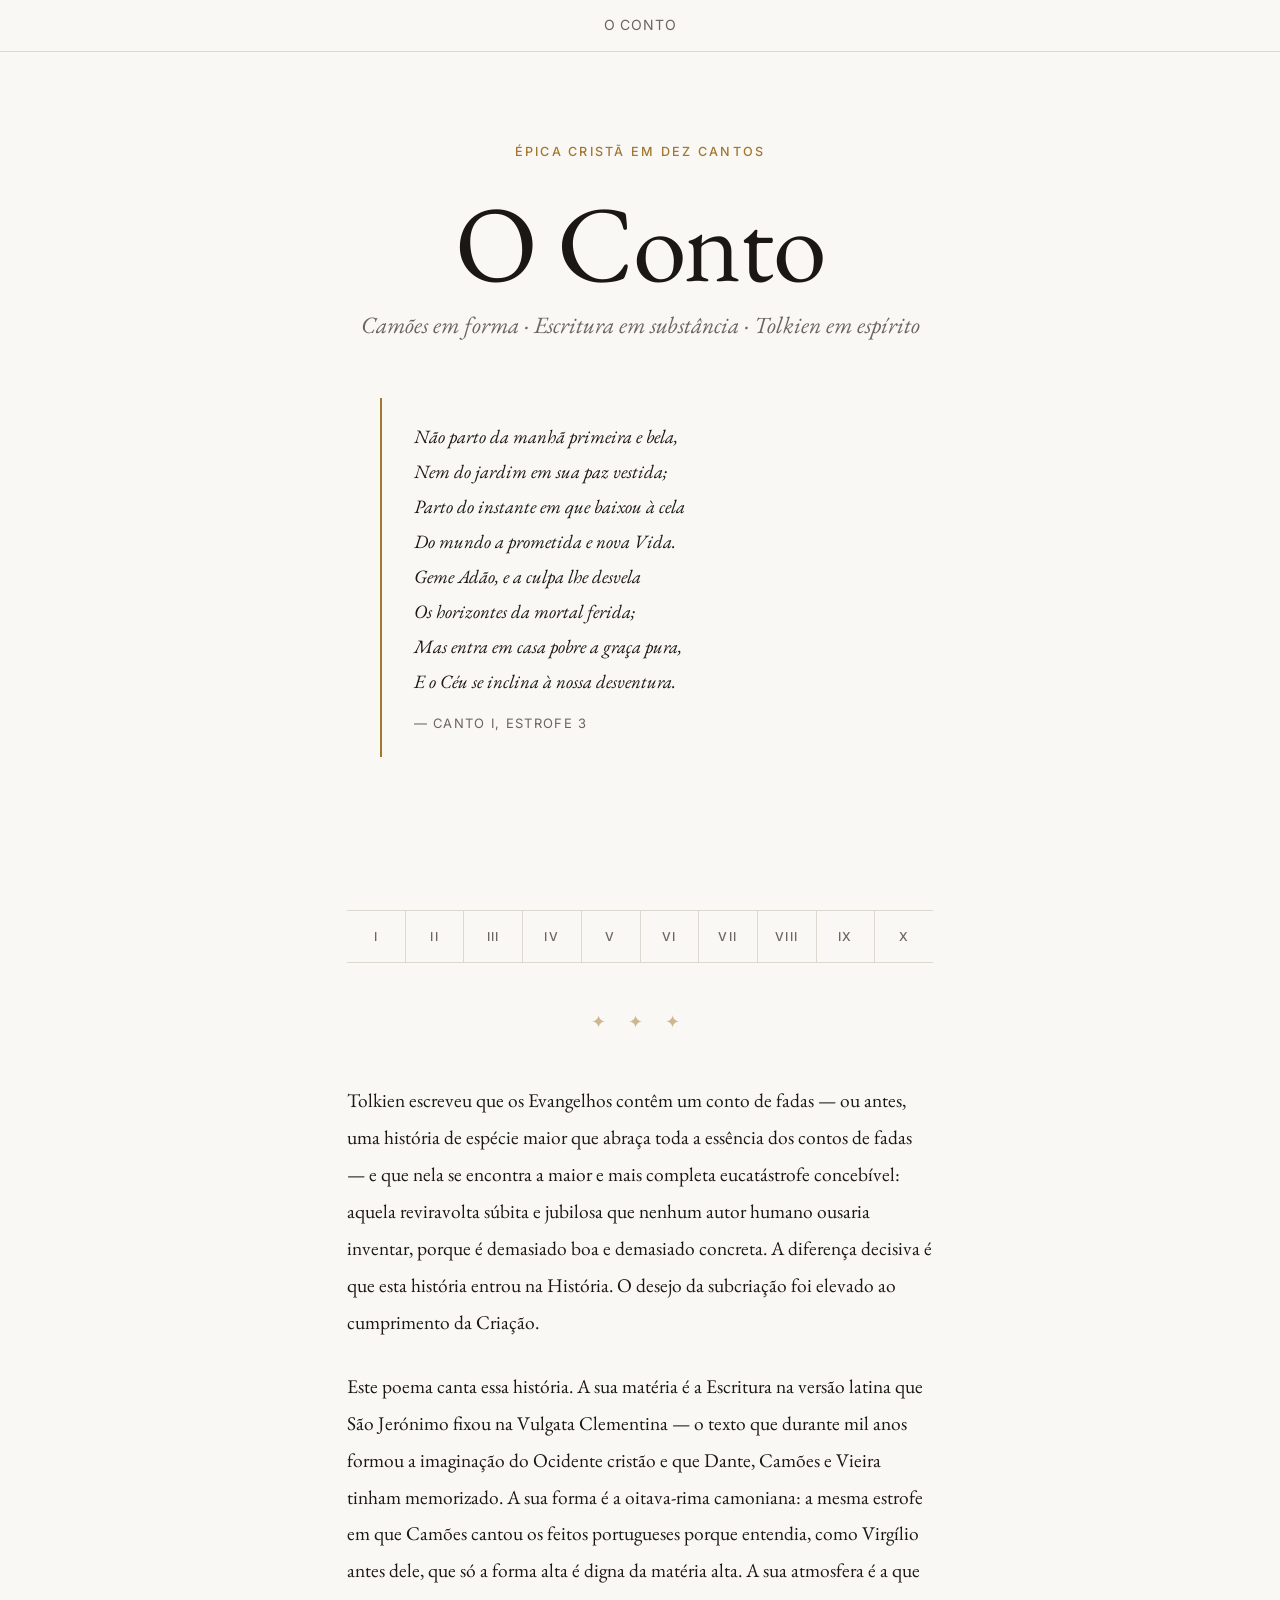
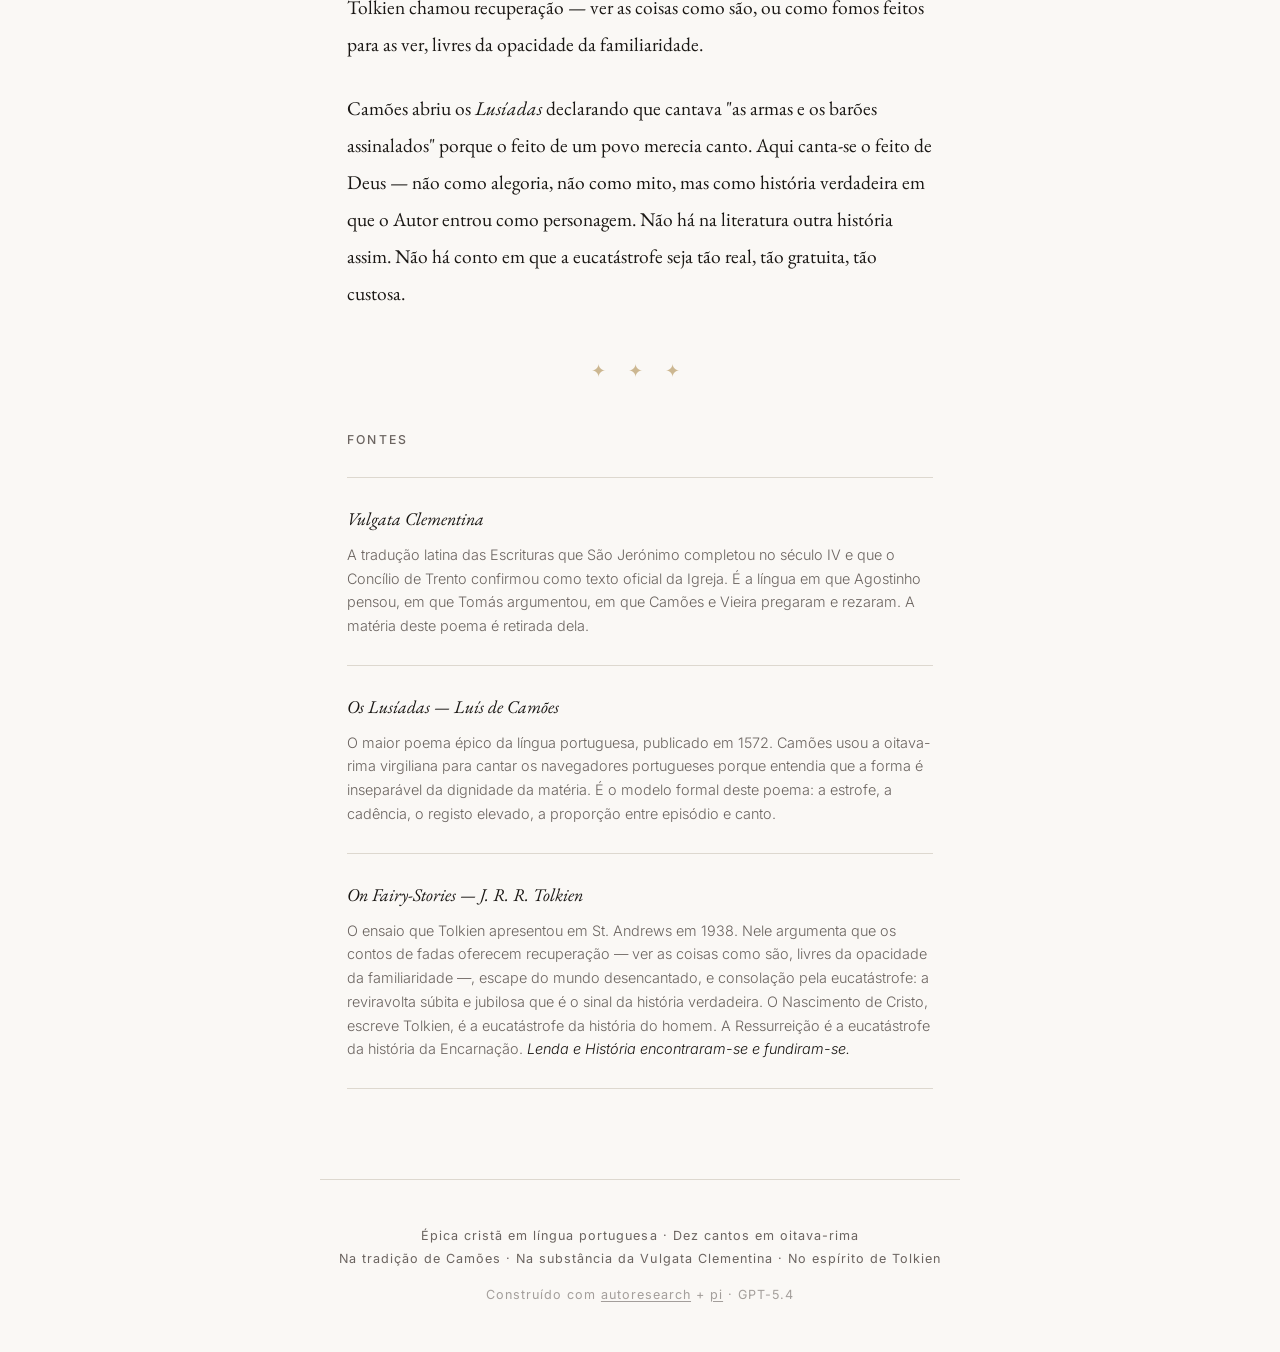
<file: index.html>
<!doctype html>
<html lang="pt">
  <head>
    <meta charset="UTF-8" />
    <meta name="viewport" content="width=device-width, initial-scale=1.0" />
    <title>O Conto — Épica Cristã em Dez Cantos</title>
    <meta
      name="description"
      content="Épica cristã em dez cantos. Camões em forma, Escritura em substância, Tolkien em espírito."
    />
    <link rel="stylesheet" href="style.css?v=2" />
    <link rel="preconnect" href="https://fonts.googleapis.com" />
    <link rel="preconnect" href="https://fonts.gstatic.com" crossorigin />
  </head>
  <body>
    <nav class="nav">
      <span class="nav-arrow"></span>
      <span class="nav-center">O Conto</span>
      <span class="nav-arrow right"></span>
    </nav>

    <main class="page">
      <header class="hero">
        <p class="hero-eyebrow">Épica Cristã em Dez Cantos</p>
        <h1 class="hero-title">O Conto</h1>
        <p class="hero-subtitle">
          Camões em forma &middot; Escritura em substância &middot; Tolkien em espírito
        </p>

        <figure class="epigraph">
          <p>
            Não parto da manhã primeira e bela,<br />
            Nem do jardim em sua paz vestida;<br />
            Parto do instante em que baixou à cela<br />
            Do mundo a prometida e nova Vida.<br />
            Geme Adão, e a culpa lhe desvela<br />
            Os horizontes da mortal ferida;<br />
            Mas entra em casa pobre a graça pura,<br />
            E o Céu se inclina à nossa desventura.<br />
          </p>
          <figcaption><cite>— Canto I, estrofe 3</cite></figcaption>
        </figure>
      </header>

      <nav class="canto-index" aria-label="Índice dos cantos">
        <ol class="canto-list">
          <li><a class="canto-link" href="canto.html?canto=1">I</a></li>
          <li><a class="canto-link" href="canto.html?canto=2">II</a></li>
          <li><a class="canto-link" href="canto.html?canto=3">III</a></li>
          <li><a class="canto-link" href="canto.html?canto=4">IV</a></li>
          <li><a class="canto-link" href="canto.html?canto=5">V</a></li>
          <li><a class="canto-link" href="canto.html?canto=6">VI</a></li>
          <li><a class="canto-link" href="canto.html?canto=7">VII</a></li>
          <li><a class="canto-link" href="canto.html?canto=8">VIII</a></li>
          <li><a class="canto-link" href="canto.html?canto=9">IX</a></li>
          <li><a class="canto-link" href="canto.html?canto=10">X</a></li>
        </ol>
      </nav>

      <div class="ornament" aria-hidden="true"></div>

      <section class="description-block">
        <p class="description">
          Tolkien escreveu que os Evangelhos contêm um conto de fadas — ou antes, uma história de
          espécie maior que abraça toda a essência dos contos de fadas — e que nela se encontra
          a maior e mais completa eucatástrofe concebível: aquela reviravolta súbita e jubilosa que
          nenhum autor humano ousaria inventar, porque é demasiado boa e demasiado concreta.
          A diferença decisiva é que esta história entrou na História. O desejo da subcriação foi
          elevado ao cumprimento da Criação.
        </p>

        <p class="description">
          Este poema canta essa história. A sua matéria é a Escritura na versão latina que São Jerónimo
          fixou na Vulgata Clementina — o texto que durante mil anos formou a imaginação do Ocidente
          cristão e que Dante, Camões e Vieira tinham memorizado. A sua forma é a oitava-rima
          camoniana: a mesma estrofe em que Camões cantou os feitos portugueses porque entendia,
          como Virgílio antes dele, que só a forma alta é digna da matéria alta. A sua atmosfera
          é a que Tolkien chamou recuperação — ver as coisas como são, ou como fomos feitos para
          as ver, livres da opacidade da familiaridade.
        </p>

        <p class="description">
          Camões abriu os <em>Lusíadas</em> declarando que cantava "as armas e os barões assinalados"
          porque o feito de um povo merecia canto. Aqui canta-se o feito de Deus — não como
          alegoria, não como mito, mas como história verdadeira em que o Autor entrou como personagem.
          Não há na literatura outra história assim. Não há conto em que a eucatástrofe seja tão
          real, tão gratuita, tão custosa.
        </p>
      </section>

      <div class="ornament" aria-hidden="true"></div>

      <section class="sources-block">
        <p class="sources-heading">Fontes</p>
        <ul class="sources-list">
          <li class="source-item">
            <span class="source-title">Vulgata Clementina</span>
            <p class="source-desc">
              A tradução latina das Escrituras que São Jerónimo completou no século IV
              e que o Concílio de Trento confirmou como texto oficial da Igreja.
              É a língua em que Agostinho pensou, em que Tomás argumentou, em que
              Camões e Vieira pregaram e rezaram. A matéria deste poema é retirada dela.
            </p>
          </li>
          <li class="source-item">
            <span class="source-title">Os Lusíadas — Luís de Camões</span>
            <p class="source-desc">
              O maior poema épico da língua portuguesa, publicado em 1572. Camões
              usou a oitava-rima virgiliana para cantar os navegadores portugueses
              porque entendia que a forma é inseparável da dignidade da matéria.
              É o modelo formal deste poema: a estrofe, a cadência, o registo elevado,
              a proporção entre episódio e canto.
            </p>
          </li>
          <li class="source-item">
            <span class="source-title">On Fairy-Stories — J. R. R. Tolkien</span>
            <p class="source-desc">
              O ensaio que Tolkien apresentou em St. Andrews em 1938. Nele argumenta
              que os contos de fadas oferecem recuperação — ver as coisas como são,
              livres da opacidade da familiaridade —, escape do mundo desencantado,
              e consolação pela eucatástrofe: a reviravolta súbita e jubilosa que é
              o sinal da história verdadeira. O Nascimento de Cristo, escreve Tolkien,
              é a eucatástrofe da história do homem. A Ressurreição é a eucatástrofe
              da história da Encarnação. <em>Lenda e História encontraram-se e fundiram-se.</em>
            </p>
          </li>
        </ul>
      </section>

    </main>

    <footer class="site-footer page">
      <p>
        Épica cristã em língua portuguesa &middot; Dez cantos em oitava-rima<br />
        Na tradição de Camões &middot; Na substância da Vulgata Clementina &middot;
        No espírito de Tolkien
      </p>
      <p class="site-footer-credit">
        Construído com <a href="https://github.com/karpathy/autoresearch" target="_blank" rel="noopener">autoresearch</a>
        + <a href="https://github.com/davebcn87/pi-autoresearch" target="_blank" rel="noopener">pi</a>
        &middot; GPT-5.4
      </p>
    </footer>
  </body>
</html>
</file>
<file: style.css>
/* ============================================================
   O Conto — Global Stylesheet
   AMP / Claude aesthetic: narrow, typographic, classical
   ============================================================ */

@import url('https://fonts.googleapis.com/css2?family=EB+Garamond:ital,wght@0,400;0,500;0,600;1,400;1,500&family=Inter:wght@300;400;500&display=swap');

/* ── Custom properties ──────────────────────────────────────── */

:root {
  --bg:          #faf8f5;
  --bg-alt:      #f2ede6;
  --text:        #1a1714;
  --text-muted:  #6b6460;
  --gold:        #a07830;
  --gold-light:  #c8a050;
  --border:      #ddd8cf;
  --nav-bg:      rgba(250, 248, 245, 0.92);

  --font-serif:  'EB Garamond', Georgia, 'Times New Roman', serif;
  --font-sans:   'Inter', system-ui, sans-serif;

  --measure:     640px;
  --nav-h:       52px;
}

@media (prefers-color-scheme: dark) {
  :root {
    --bg:          #0f0e0c;
    --bg-alt:      #1a1814;
    --text:        #e8e4dc;
    --text-muted:  #8a8480;
    --gold:        #c8a050;
    --gold-light:  #e0c080;
    --border:      #2e2c28;
    --nav-bg:      rgba(15, 14, 12, 0.92);
  }
}

/* ── Reset ──────────────────────────────────────────────────── */

*, *::before, *::after {
  box-sizing: border-box;
  margin: 0;
  padding: 0;
}

html {
  font-size: 18px;
  scroll-behavior: smooth;
  -webkit-text-size-adjust: 100%;
}

body {
  background: var(--bg);
  color: var(--text);
  font-family: var(--font-serif);
  line-height: 1.6;
  min-height: 100dvh;
}

/* ── Navigation bar ─────────────────────────────────────────── */

.nav {
  position: sticky;
  top: 0;
  z-index: 100;
  background: var(--nav-bg);
  backdrop-filter: blur(8px);
  -webkit-backdrop-filter: blur(8px);
  border-bottom: 1px solid var(--border);
  height: var(--nav-h);
  display: flex;
  align-items: center;
  justify-content: space-between;
  padding: 0 1.5rem;
}

.nav a,
.nav span {
  font-family: var(--font-sans);
  font-size: 0.78rem;
  font-weight: 400;
  letter-spacing: 0.06em;
  text-transform: uppercase;
  color: var(--text-muted);
  text-decoration: none;
  transition: color 0.15s;
}

.nav a:hover {
  color: var(--gold);
}

.nav-center {
  font-size: 0.72rem;
  letter-spacing: 0.1em;
  color: var(--text-muted);
  text-align: center;
  flex: 1;
  padding: 0 1rem;
  white-space: nowrap;
  overflow: hidden;
  text-overflow: ellipsis;
}

.nav-arrow {
  min-width: 5rem;
}

.nav-arrow.right {
  text-align: right;
}

/* ── Page wrapper ───────────────────────────────────────────── */

.page {
  max-width: var(--measure);
  margin: 0 auto;
  padding: 0 1.5rem;
}

/* ── Landing hero ───────────────────────────────────────────── */

.hero {
  padding: 5rem 0 3rem;
  text-align: center;
}

.hero-eyebrow {
  font-family: var(--font-sans);
  font-size: 0.7rem;
  font-weight: 500;
  letter-spacing: 0.18em;
  text-transform: uppercase;
  color: var(--gold);
  margin-bottom: 1.5rem;
}

.hero-title {
  font-family: var(--font-serif);
  font-size: clamp(3.5rem, 10vw, 6rem);
  font-weight: 400;
  line-height: 1;
  letter-spacing: -0.01em;
  color: var(--text);
  margin-bottom: 0.5rem;
}

.hero-subtitle {
  font-family: var(--font-serif);
  font-style: italic;
  font-size: clamp(1rem, 2.5vw, 1.3rem);
  color: var(--text-muted);
  margin-bottom: 3rem;
  font-weight: 400;
}

/* ── Epigraph ───────────────────────────────────────────────── */

.epigraph {
  border-left: 2px solid var(--gold);
  margin: 0 auto 3.5rem;
  padding: 1.25rem 1.75rem;
  max-width: 520px;
  text-align: left;
}

.epigraph p {
  font-family: var(--font-serif);
  font-style: italic;
  font-size: 1.05rem;
  line-height: 1.85;
  color: var(--text);
}

.epigraph cite {
  display: block;
  margin-top: 0.75rem;
  font-family: var(--font-sans);
  font-size: 0.72rem;
  font-style: normal;
  letter-spacing: 0.1em;
  text-transform: uppercase;
  color: var(--text-muted);
}

/* ── Divider ornament ───────────────────────────────────────── */

.ornament {
  text-align: center;
  color: var(--gold);
  font-size: 1rem;
  letter-spacing: 0.5em;
  margin: 2.5rem 0;
  opacity: 0.5;
}

.ornament::before {
  content: '✦ ✦ ✦';
}

/* ── Description prose (landing) ───────────────────────────── */

.description-block {
  margin-bottom: 1rem;
}

.description {
  font-family: var(--font-serif);
  font-size: 1.08rem;
  line-height: 1.9;
  color: var(--text);
  margin-bottom: 1.5rem;
  text-align: left;
}

.description em {
  font-style: italic;
}

/* ── Canto index — horizontal strip ────────────────────────── */

.canto-index {
  margin: 2rem 0;
}

.canto-list {
  list-style: none;
  display: flex;
  justify-content: center;
  border-top: 1px solid var(--border);
  border-bottom: 1px solid var(--border);
}

.canto-list li {
  flex: 1;
  text-align: center;
  border-right: 1px solid var(--border);
}

.canto-list li:last-child {
  border-right: none;
}

.canto-link {
  display: flex;
  align-items: center;
  justify-content: center;
  padding: 0.9rem 0.25rem;
  text-decoration: none;
  font-family: var(--font-sans);
  font-size: 0.68rem;
  font-weight: 500;
  letter-spacing: 0.12em;
  color: var(--text-muted);
  transition: color 0.15s, background 0.15s;
}

.canto-link:hover {
  color: var(--gold);
  background: var(--bg-alt);
}

/* ── Sources section (landing) ──────────────────────────────── */

.sources-block {
  margin-bottom: 5rem;
}

.sources-heading {
  font-family: var(--font-sans);
  font-size: 0.68rem;
  font-weight: 500;
  letter-spacing: 0.18em;
  text-transform: uppercase;
  color: var(--text-muted);
  margin-bottom: 1.5rem;
}

.sources-list {
  list-style: none;
  border-top: 1px solid var(--border);
}

.source-item {
  padding: 1.5rem 0;
  border-bottom: 1px solid var(--border);
}

.source-title {
  display: block;
  font-family: var(--font-serif);
  font-size: 1rem;
  font-style: italic;
  font-weight: 400;
  color: var(--text);
  margin-bottom: 0.5rem;
}

.source-desc {
  font-family: var(--font-sans);
  font-size: 0.8rem;
  font-weight: 300;
  line-height: 1.65;
  color: var(--text-muted);
}

.source-desc em {
  font-style: italic;
  color: var(--text);
}

/* ── Canto reader page ──────────────────────────────────────── */

.canto-header {
  padding: 4rem 0 2.5rem;
  text-align: center;
  border-bottom: 1px solid var(--border);
  margin-bottom: 3.5rem;
}

.canto-eyebrow {
  font-family: var(--font-sans);
  font-size: 0.68rem;
  font-weight: 500;
  letter-spacing: 0.18em;
  text-transform: uppercase;
  color: var(--gold);
  margin-bottom: 1rem;
}

.canto-page-title {
  font-family: var(--font-serif);
  font-size: clamp(2rem, 6vw, 3.25rem);
  font-weight: 400;
  line-height: 1.15;
  letter-spacing: -0.01em;
}

.canto-page-subtitle {
  font-family: var(--font-serif);
  font-style: italic;
  font-size: 1.15rem;
  color: var(--text-muted);
  margin-top: 0.5rem;
}

/* ── Markdown-rendered verse ────────────────────────────────── */

#canto-body {
  padding-bottom: 5rem;
}

/* Hide the raw h1 and h2 that come from the markdown */
#canto-body h1,
#canto-body h2 {
  display: none;
}

/* Stanza number paragraphs (class added by JS after render) */
#canto-body p.stanza-num {
  font-family: var(--font-sans);
  font-size: 0.65rem;
  font-weight: 500;
  letter-spacing: 0.2em;
  text-transform: uppercase;
  color: var(--gold);
  margin-top: 3.5rem;
  margin-bottom: 0.9rem;
  text-align: center;
}

#canto-body p.stanza-num strong {
  font-weight: 500;
  color: inherit;
}

/* First stanza number: no extra top margin */
#canto-body p.stanza-num:first-of-type {
  margin-top: 0;
}

/* Verse lines — stanza is one <p> with <br> between lines (breaks:true) */
#canto-body > p:not(.stanza-num) {
  font-family: var(--font-serif);
  font-size: 1.08rem;
  line-height: 2;
  color: var(--text);
  margin-bottom: 0;
  white-space: normal;
}

/* ── Loading state ──────────────────────────────────────────── */

.loading {
  text-align: center;
  font-family: var(--font-sans);
  font-size: 0.8rem;
  letter-spacing: 0.1em;
  text-transform: uppercase;
  color: var(--text-muted);
  padding: 4rem 0;
}

/* ── Canto footer nav ───────────────────────────────────────── */

.canto-footer-nav {
  border-top: 1px solid var(--border);
  padding: 2rem 0 4rem;
  display: flex;
  justify-content: space-between;
  align-items: center;
  gap: 1rem;
}

.canto-footer-nav a {
  font-family: var(--font-sans);
  font-size: 0.78rem;
  font-weight: 400;
  letter-spacing: 0.06em;
  text-transform: uppercase;
  color: var(--text-muted);
  text-decoration: none;
  transition: color 0.15s;
}

.canto-footer-nav a:hover {
  color: var(--gold);
}

.canto-footer-nav .home-link {
  text-align: center;
  color: var(--gold);
  font-size: 0.7rem;
  letter-spacing: 0.15em;
}

/* ── Site footer ────────────────────────────────────────────── */

.site-footer {
  border-top: 1px solid var(--border);
  padding: 2.5rem 0;
  text-align: center;
}

.site-footer p {
  font-family: var(--font-sans);
  font-size: 0.7rem;
  letter-spacing: 0.08em;
  color: var(--text-muted);
  line-height: 1.8;
}

.site-footer-credit {
  margin-top: 0.75rem;
  opacity: 0.6;
}

.site-footer-credit a {
  color: var(--text-muted);
  text-decoration: underline;
  text-underline-offset: 2px;
}

.site-footer-credit a:hover {
  color: var(--gold);
}

/* ── Utility ────────────────────────────────────────────────── */

::selection {
  background: var(--gold);
  color: var(--bg);
}

a:focus-visible {
  outline: 2px solid var(--gold);
  outline-offset: 3px;
  border-radius: 2px;
}

@media (max-width: 480px) {
  .nav {
    padding: 0 1rem;
  }
  .page {
    padding: 0 1.1rem;
  }
  .hero {
    padding: 3.5rem 0 2rem;
  }

}
</file>
